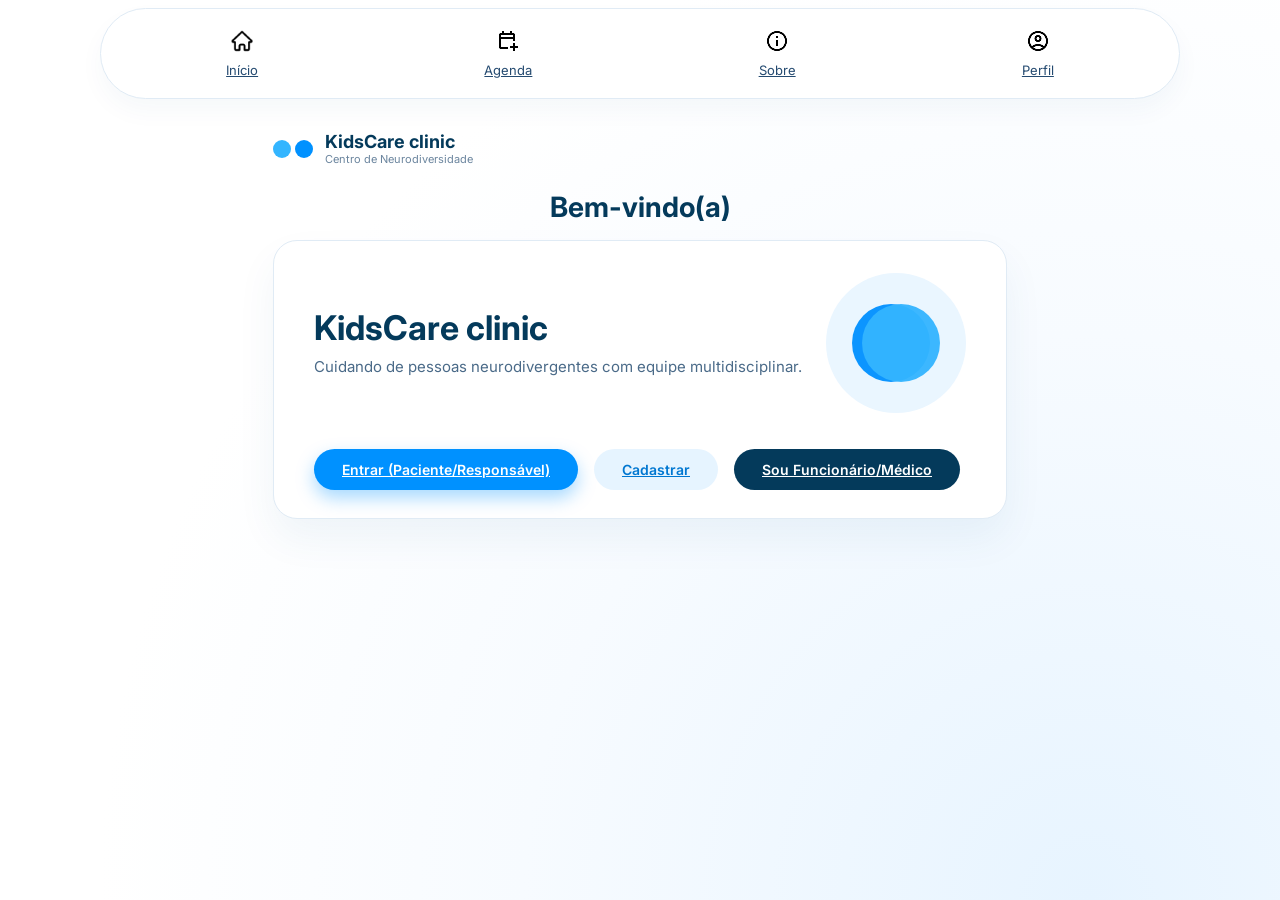
<file: index.html>
<!DOCTYPE html>
<html lang="pt-BR">
<head>
  <meta charset="UTF-8">
  <title>KidsCare clinic - Bem-vindo(a)</title>
  <meta name="viewport" content="width=device-width, initial-scale=1.0">
  <!-- Fonte Google (opcional) -->
  <link rel="preconnect" href="https://fonts.googleapis.com">
  <link rel="preconnect" href="https://fonts.gstatic.com" crossorigin>
  <link href="https://fonts.googleapis.com/css2?family=Inter:wght@300;400;500;600;700&display=swap" rel="stylesheet">
  <link rel="stylesheet" href="css/styles.css">
</head>
<body>
  <div class="app">
    <!-- Barra de navegação superior -->
    <header class="topbar">
      <div class="topbar-inner">
                <nav class="topbar-menu">
          <a class="topbar-item" href="index.html">
            <span class="topbar-icon">
              <img src="img/botao-de-inicio.png" alt="Logo" style="width: 24px; height: 24px;">
            </span>
            <span class="topbar-label">Início</span>
          </a>
          <a class="topbar-item" href="agendamentos.html">
            <span class="topbar-icon">
              <img src="img/calendar.png" style="width: 24px; height: 24px;">
            </span>
            <span class="topbar-label">Agenda</span>
          </a>
          <a class="topbar-item" href="inicio-clinica.html">
            <span class="topbar-icon">
              <img src="img/info.png" style="width: 24px; height: 24px;">
            </span>
            <span class="topbar-label">Sobre</span>
          </a>
          <a class="topbar-item" href="login-paciente.html">
            <span class="topbar-icon">
              <img src="img/user.png" style="width: 24px; height: 24px;">
            </span>
            <span class="topbar-label">Perfil</span>
          </a>
        </nav>
      </div>
    </header>

    <main class="content">
      <!-- Logo e título da clínica -->
      <section class="logo-row">
        <div class="logo-wrapper">
          <div class="logo-mark">
            <span class="circle circle-left"></span>
            <span class="circle circle-right"></span>
          </div>
          <div class="logo-text">
            <span class="logo-title">KidsCare clinic</span>
            <span class="logo-subtitle">Centro de Neurodiversidade</span>
          </div>
        </div>
      </section>

      <!-- Título de boas-vindas -->
      <section class="welcome-row">
        <h1 class="welcome-title">Bem-vindo(a)</h1>
      </section>

      <!-- Card principal -->
      <section class="hero-card">
        <div class="hero-header">
          <div class="hero-text">
            <h2 class="hero-title">KidsCare clinic</h2>
            <p class="hero-subtitle">
              Cuidando de pessoas neurodivergentes com equipe multidisciplinar.
            </p>
          </div>
          <div class="hero-graphic">
            <div class="graphic-outer-circle">
              <span class="graphic-circle graphic-circle-left"></span>
              <span class="graphic-circle graphic-circle-right"></span>
            </div>
          </div>
        </div>

        <div class="hero-actions">
          <a class="btn btn-primary" href="login-paciente.html">
            Entrar (Paciente/Responsável)
          </a>
          <a class="btn btn-secondary" href="cadastro.html">
            Cadastrar
          </a>
          <a class="btn btn-dark" href="acesso-profissional.html">
            Sou Funcionário/Médico
          </a>
        </div>
      </section>
    </main>
  </div>
</body>
</html>
</file>
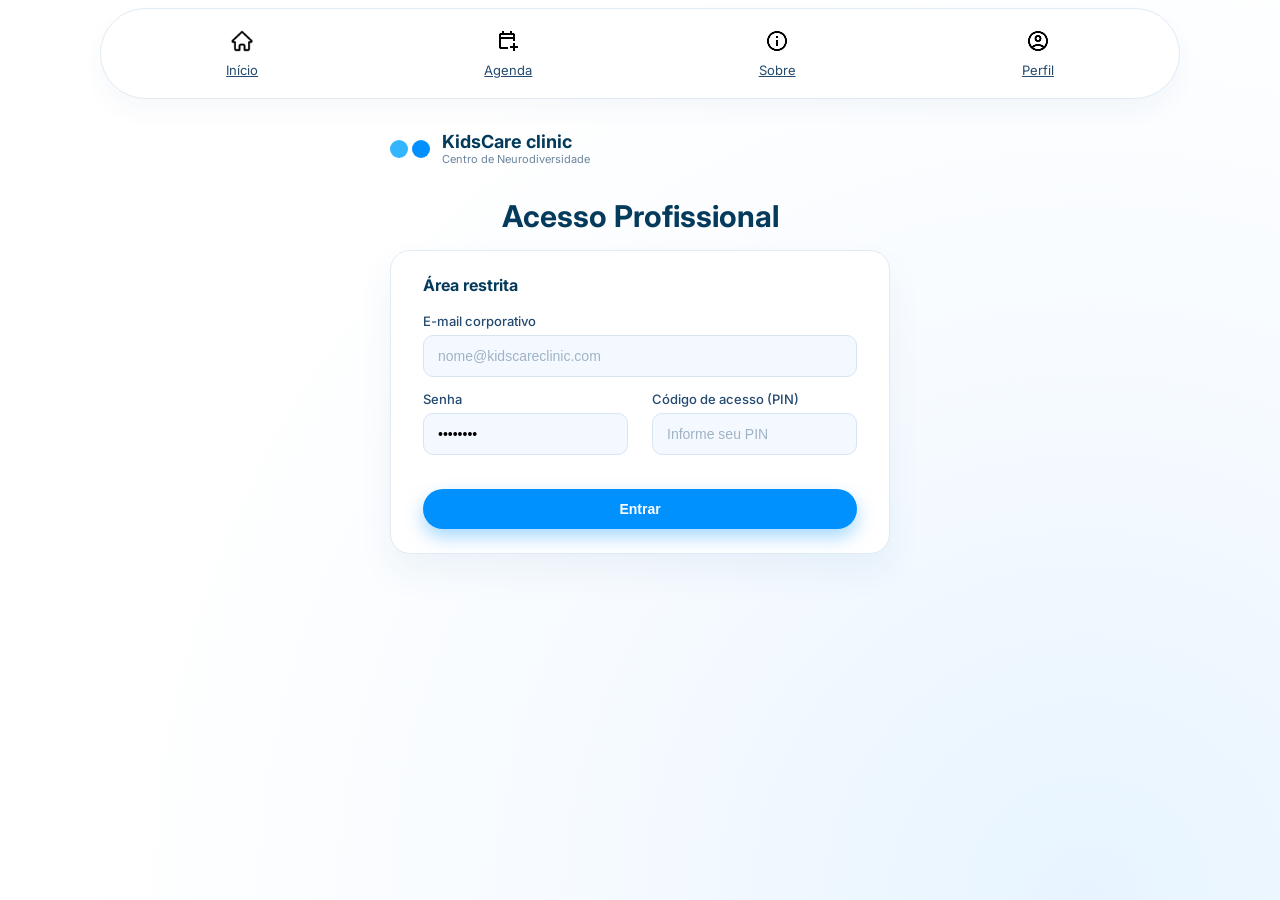
<file: acesso-profissional.html>
<!DOCTYPE html>
<html lang="pt-BR">
<head>
  <meta charset="UTF-8">
  <title>KidsCare clinic - Acesso Profissional</title>
  <meta name="viewport" content="width=device-width, initial-scale=1.0">
  <link rel="preconnect" href="https://fonts.googleapis.com">
  <link rel="preconnect" href="https://fonts.gstatic.com" crossorigin>
  <link href="https://fonts.googleapis.com/css2?family=Inter:wght@300;400;500;600;700&display=swap" rel="stylesheet">
  <link rel="stylesheet" href="css/styles.css">
</head>
<body>
  <div class="app">
    <!-- Barra de navegação superior -->
    <header class="topbar">
      <div class="topbar-inner">
                <nav class="topbar-menu">
          <a class="topbar-item" href="index.html">
            <span class="topbar-icon">
              <img src="img/botao-de-inicio.png" alt="Logo" style="width: 24px; height: 24px;">
            </span>
            <span class="topbar-label">Início</span>
          </a>
          <a class="topbar-item" href="agendamentos.html">
            <span class="topbar-icon">
              <img src="img/calendar.png" style="width: 24px; height: 24px;">
            </span>
            <span class="topbar-label">Agenda</span>
          </a>
          <a class="topbar-item" href="inicio-clinica.html">
            <span class="topbar-icon">
              <img src="img/info.png" style="width: 24px; height: 24px;">
            </span>
            <span class="topbar-label">Sobre</span>
          </a>
          <a class="topbar-item" href="login-paciente.html">
            <span class="topbar-icon">
              <img src="img/user.png" style="width: 24px; height: 24px;">
            </span>
            <span class="topbar-label">Perfil</span>
          </a>
        </nav>
      </div>
    </header>

    <main class="content">
      <!-- Logo -->
      <section class="logo-row">
        <div class="logo-wrapper">
          <div class="logo-mark">
            <span class="circle circle-left"></span>
            <span class="circle circle-right"></span>
          </div>
          <div class="logo-text">
            <span class="logo-title">KidsCare clinic</span>
            <span class="logo-subtitle">Centro de Neurodiversidade</span>
          </div>
        </div>
      </section>

      <!-- Título da página -->
      <section class="page-title-row">
        <h1 class="page-title">Acesso Profissional</h1>
      </section>

      <!-- Card de acesso profissional -->
      <section class="pro-wrapper">
        <div class="pro-card">
          <div class="pro-card-header">
            <h2 class="pro-card-title">Área restrita</h2>
          </div>

          <form action="agendamentos.html" method="get">
            <div class="form-group">
              <label for="emailCorporativo" class="form-label">E-mail corporativo</label>
              <input
                id="emailCorporativo"
                name="emailCorporativo"
                type="email"
                class="form-control"
                placeholder="nome@kidscareclinic.com" />
            </div>

            <div class="pro-grid">
              <div class="form-group">
                <label for="senha" class="form-label">Senha</label>
                <input
                  id="senha"
                  name="senha"
                  type="password"
                  class="form-control"
                  value="********" />
              </div>

              <div class="form-group">
                <label for="pin" class="form-label">Código de acesso (PIN)</label>
                <input
                  id="pin"
                  name="pin"
                  type="text"
                  class="form-control"
                  placeholder="Informe seu PIN" />
              </div>
            </div>

            <div class="pro-actions">
              <button type="submit" class="btn btn-primary btn-block">
                Entrar
              </button>
            </div>
          </form>
        </div>
      </section>
    </main>
  </div>
</body>
</html>
</file>
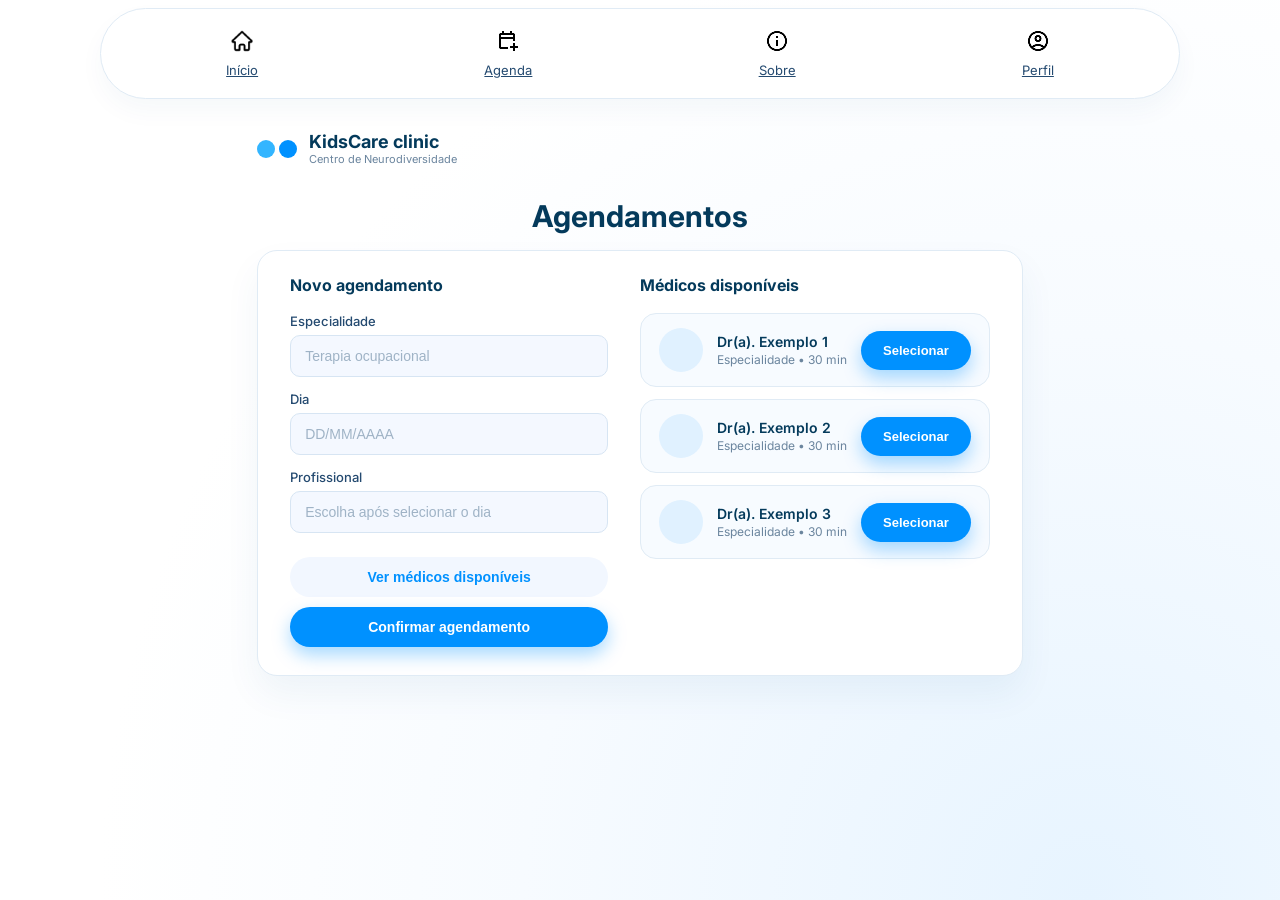
<file: agendamentos.html>
<!DOCTYPE html>
<html lang="pt-BR">
<head>
  <meta charset="UTF-8">
  <title>KidsCare clinic - Agendamentos</title>
  <meta name="viewport" content="width=device-width, initial-scale=1.0">
  <link rel="preconnect" href="https://fonts.googleapis.com">
  <link rel="preconnect" href="https://fonts.gstatic.com" crossorigin>
  <link href="https://fonts.googleapis.com/css2?family=Inter:wght@300;400;500;600;700&display=swap" rel="stylesheet">
  <link rel="stylesheet" href="css/styles.css">
</head>
<body>
  <div class="app">
    <!-- Barra de navegação superior -->
    <header class="topbar">
      <div class="topbar-inner">
                <nav class="topbar-menu">
          <a class="topbar-item" href="index.html">
            <span class="topbar-icon">
              <img src="img/botao-de-inicio.png" alt="Logo" style="width: 24px; height: 24px;">
            </span>
            <span class="topbar-label">Início</span>
          </a>
          <a class="topbar-item" href="agendamentos.html">
            <span class="topbar-icon">
              <img src="img/calendar.png" style="width: 24px; height: 24px;">
            </span>
            <span class="topbar-label">Agenda</span>
          </a>
          <a class="topbar-item" href="inicio-clinica.html">
            <span class="topbar-icon">
              <img src="img/info.png" style="width: 24px; height: 24px;">
            </span>
            <span class="topbar-label">Sobre</span>
          </a>
          <a class="topbar-item" href="login-paciente.html">
            <span class="topbar-icon">
              <img src="img/user.png" style="width: 24px; height: 24px;">
            </span>
            <span class="topbar-label">Perfil</span>
          </a>
        </nav>
      </div>
    </header>

    <main class="content">
      <!-- Logo -->
      <section class="logo-row">
        <div class="logo-wrapper">
          <div class="logo-mark">
            <span class="circle circle-left"></span>
            <span class="circle circle-right"></span>
          </div>
          <div class="logo-text">
            <span class="logo-title">KidsCare clinic</span>
            <span class="logo-subtitle">Centro de Neurodiversidade</span>
          </div>
        </div>
      </section>

      <!-- Título da página -->
      <section class="page-title-row">
        <h1 class="page-title">Agendamentos</h1>
      </section>

      <!-- Card principal de agendamentos -->
      <section class="appointments-wrapper">
        <div class="appointments-card">
          <div class="appointments-grid">
            <!-- Coluna: Novo agendamento -->
            <div class="booking-column">
              <h2 class="card-section-title">Novo agendamento</h2>

              <div class="form-group">
                <label for="especialidade" class="form-label">Especialidade</label>
                <input
                  id="especialidade"
                  name="especialidade"
                  type="text"
                  class="form-control"
                  placeholder="Terapia ocupacional" />
              </div>

              <div class="form-group">
                <label for="dia" class="form-label">Dia</label>
                <input
                  id="dia"
                  name="dia"
                  type="text"
                  class="form-control"
                  placeholder="DD/MM/AAAA" />
              </div>

              <div class="form-group">
                <label for="profissional" class="form-label">Profissional</label>
                <input
                  id="profissional"
                  name="profissional"
                  type="text"
                  class="form-control"
                  placeholder="Escolha após selecionar o dia" />
              </div>

              <div class="appointments-spacer"></div>

              <button type="button" class="btn btn-ghost btn-block">
                Ver médicos disponíveis
              </button>

              <div class="appointments-spacer"></div>

              <button type="button" class="btn btn-primary btn-block">
                Confirmar agendamento
              </button>
            </div>

            <!-- Coluna: Médicos disponíveis -->
            <div class="doctors-column">
              <h2 class="card-section-title">Médicos disponíveis</h2>

              <div class="doctor-list">
                <article class="doctor-item">
                  <div class="doctor-avatar"></div>
                  <div class="doctor-info">
                    <div class="doctor-name">Dr(a). Exemplo 1</div>
                    <div class="doctor-meta">Especialidade • 30 min</div>
                  </div>
                  <button type="button" class="btn btn-primary doctor-select-btn">
                    Selecionar
                  </button>
                </article>

                <article class="doctor-item">
                  <div class="doctor-avatar"></div>
                  <div class="doctor-info">
                    <div class="doctor-name">Dr(a). Exemplo 2</div>
                    <div class="doctor-meta">Especialidade • 30 min</div>
                  </div>
                  <button type="button" class="btn btn-primary doctor-select-btn">
                    Selecionar
                  </button>
                </article>

                <article class="doctor-item">
                  <div class="doctor-avatar"></div>
                  <div class="doctor-info">
                    <div class="doctor-name">Dr(a). Exemplo 3</div>
                    <div class="doctor-meta">Especialidade • 30 min</div>
                  </div>
                  <button type="button" class="btn btn-primary doctor-select-btn">
                    Selecionar
                  </button>
                </article>
              </div>
            </div>
          </div>
        </div>
      </section>
    </main>
  </div>
</body>
</html>
</file>
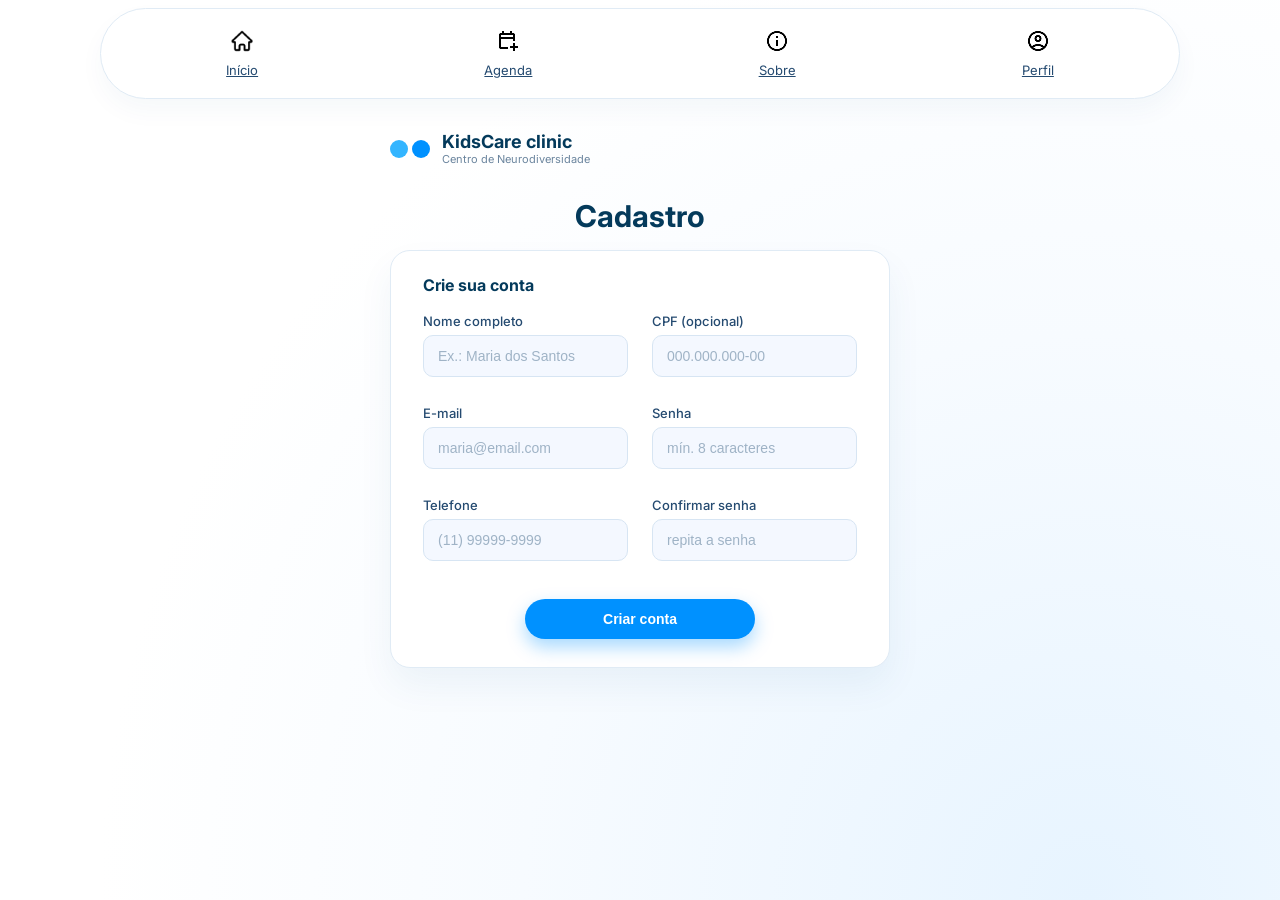
<file: cadastro.html>
<!DOCTYPE html>
<html lang="pt-BR">
<head>
  <meta charset="UTF-8">
  <title>KidsCare clinic - Cadastro</title>
  <meta name="viewport" content="width=device-width, initial-scale=1.0">
  <link rel="preconnect" href="https://fonts.googleapis.com">
  <link rel="preconnect" href="https://fonts.gstatic.com" crossorigin>
  <link href="https://fonts.googleapis.com/css2?family=Inter:wght@300;400;500;600;700&display=swap" rel="stylesheet">
  <link rel="stylesheet" href="css/styles.css">
</head>
<body>
  <div class="app">
    <!-- Barra de navegação superior -->
    <header class="topbar">
      <div class="topbar-inner">
                <nav class="topbar-menu">
          <a class="topbar-item" href="index.html">
            <span class="topbar-icon">
              <img src="img/botao-de-inicio.png" alt="Logo" style="width: 24px; height: 24px;">
            </span>
            <span class="topbar-label">Início</span>
          </a>
          <a class="topbar-item" href="agendamentos.html">
            <span class="topbar-icon">
              <img src="img/calendar.png" style="width: 24px; height: 24px;">
            </span>
            <span class="topbar-label">Agenda</span>
          </a>
          <a class="topbar-item" href="inicio-clinica.html">
            <span class="topbar-icon">
              <img src="img/info.png" style="width: 24px; height: 24px;">
            </span>
            <span class="topbar-label">Sobre</span>
          </a>
          <a class="topbar-item" href="login-paciente.html">
            <span class="topbar-icon">
              <img src="img/user.png" style="width: 24px; height: 24px;">
            </span>
            <span class="topbar-label">Perfil</span>
          </a>
        </nav>
      </div>
    </header>

    <main class="content">
      <!-- Logo -->
      <section class="logo-row">
        <div class="logo-wrapper">
          <div class="logo-mark">
            <span class="circle circle-left"></span>
            <span class="circle circle-right"></span>
          </div>
          <div class="logo-text">
            <span class="logo-title">KidsCare clinic</span>
            <span class="logo-subtitle">Centro de Neurodiversidade</span>
          </div>
        </div>
      </section>

      <!-- Título da página -->
      <section class="page-title-row">
        <h1 class="page-title">Cadastro</h1>
      </section>

      <!-- Card de cadastro -->
      <section class="signup-wrapper">
        <div class="signup-card">
          <div class="signup-card-header">
            <h2 class="signup-card-title">Crie sua conta</h2>
          </div>

          <form action="login-paciente.html" method="get">
            <div class="signup-grid">
              <div class="form-group">
                <label for="nomeCompleto" class="form-label">Nome completo</label>
                <input
                  id="nomeCompleto"
                  name="nomeCompleto"
                  type="text"
                  class="form-control"
                  placeholder="Ex.: Maria dos Santos" />
              </div>

              <div class="form-group">
                <label for="cpf" class="form-label">CPF (opcional)</label>
                <input
                  id="cpf"
                  name="cpf"
                  type="text"
                  class="form-control"
                  placeholder="000.000.000-00" />
              </div>

              <div class="form-group">
                <label for="email" class="form-label">E-mail</label>
                <input
                  id="email"
                  name="email"
                  type="email"
                  class="form-control"
                  placeholder="maria@email.com" />
              </div>

              <div class="form-group">
                <label for="senha" class="form-label">Senha</label>
                <input
                  id="senha"
                  name="senha"
                  type="password"
                  class="form-control"
                  placeholder="mín. 8 caracteres" />
              </div>

              <div class="form-group">
                <label for="telefone" class="form-label">Telefone</label>
                <input
                  id="telefone"
                  name="telefone"
                  type="tel"
                  class="form-control"
                  placeholder="(11) 99999-9999" />
              </div>

              <div class="form-group">
                <label for="confirmarSenha" class="form-label">Confirmar senha</label>
                <input
                  id="confirmarSenha"
                  name="confirmarSenha"
                  type="password"
                  class="form-control"
                  placeholder="repita a senha" />
              </div>
            </div>

            <div class="signup-actions">
              <button type="submit" class="btn btn-primary">
                Criar conta
              </button>
            </div>
          </form>
        </div>
      </section>
    </main>
  </div>
</body>
</html>
</file>
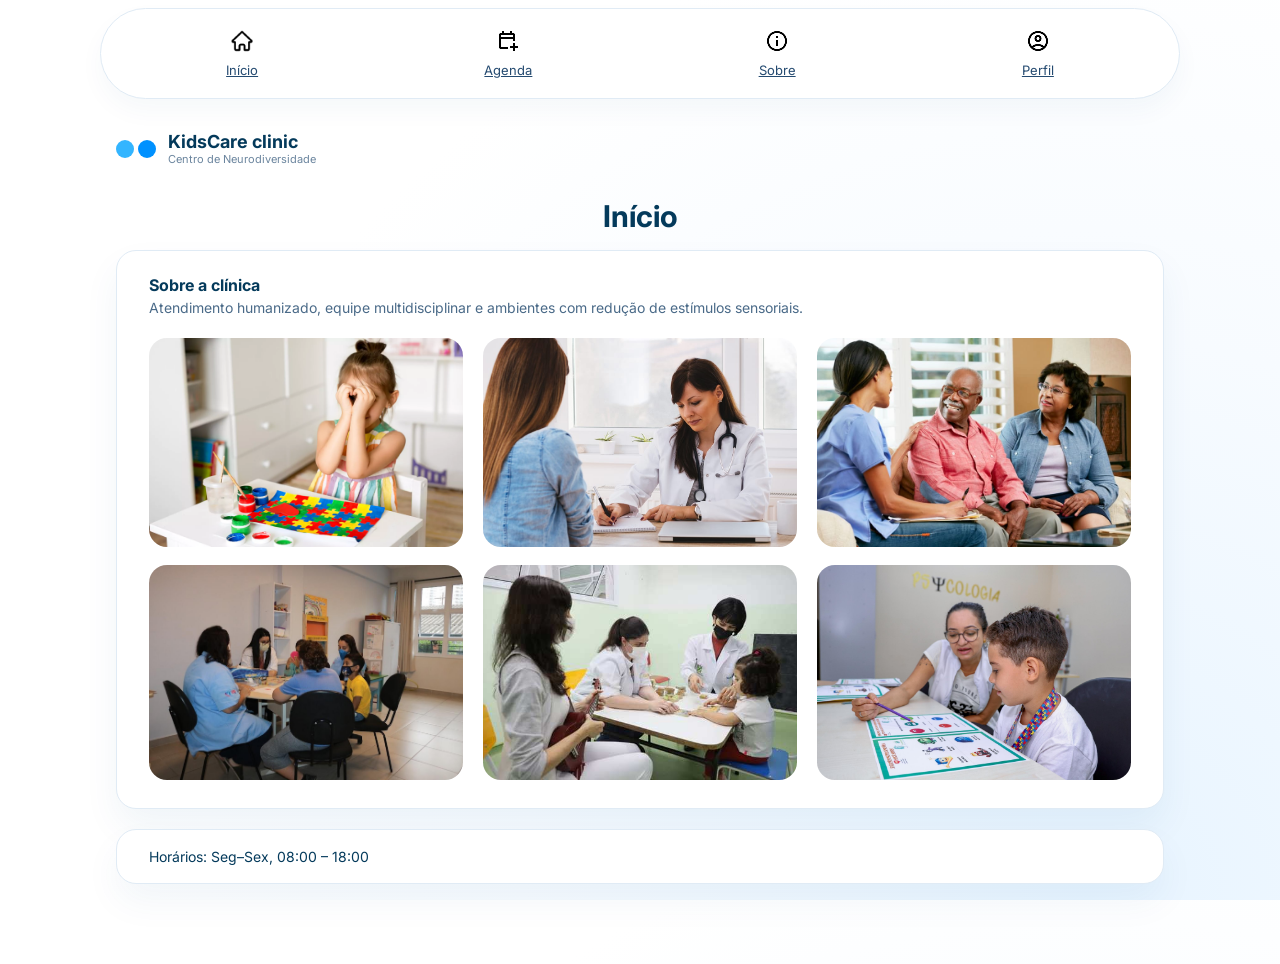
<file: inicio-clinica.html>
<!DOCTYPE html>
<html lang="pt-BR">
<head>
  <meta charset="UTF-8">
  <title>KidsCare clinic - Início</title>
  <meta name="viewport" content="width=device-width, initial-scale=1.0">
  <link rel="preconnect" href="https://fonts.googleapis.com">
  <link rel="preconnect" href="https://fonts.gstatic.com" crossorigin>
  <link href="https://fonts.googleapis.com/css2?family=Inter:wght@300;400;500;600;700&display=swap" rel="stylesheet">
  <link rel="stylesheet" href="css/styles.css">
</head>
<body>
  <div class="app">
    <!-- Barra de navegação superior -->
    <header class="topbar">
      <div class="topbar-inner">
                <nav class="topbar-menu">
          <a class="topbar-item" href="index.html">
            <span class="topbar-icon">
              <img src="img/botao-de-inicio.png" alt="Logo" style="width: 24px; height: 24px;">
            </span>
            <span class="topbar-label">Início</span>
          </a>
          <a class="topbar-item" href="agendamentos.html">
            <span class="topbar-icon">
              <img src="img/calendar.png" style="width: 24px; height: 24px;">
            </span>
            <span class="topbar-label">Agenda</span>
          </a>
          <a class="topbar-item" href="inicio-clinica.html">
            <span class="topbar-icon">
              <img src="img/info.png" style="width: 24px; height: 24px;">
            </span>
            <span class="topbar-label">Sobre</span>
          </a>
          <a class="topbar-item" href="login-paciente.html">
            <span class="topbar-icon">
              <img src="img/user.png" style="width: 24px; height: 24px;">
            </span>
            <span class="topbar-label">Perfil</span>
          </a>
        </nav>
      </div>
    </header>

    <main class="content">
      <!-- Logo -->
      <section class="logo-row">
        <div class="logo-wrapper">
          <div class="logo-mark">
            <span class="circle circle-left"></span>
            <span class="circle circle-right"></span>
          </div>
          <div class="logo-text">
            <span class="logo-title">KidsCare clinic</span>
            <span class="logo-subtitle">Centro de Neurodiversidade</span>
          </div>
        </div>
      </section>

      <!-- Título da página -->
      <section class="page-title-row">
        <h1 class="page-title">Início</h1>
      </section>

      <section class="about-wrapper">
        <!-- Card Sobre a clínica -->
        <div class="about-card">
          <div class="about-header">
            <h2 class="about-title">Sobre a clínica</h2>
            <p class="about-text">
              Atendimento humanizado, equipe multidisciplinar e ambientes com redução de estímulos sensoriais.
            </p>
          </div>

          <div class="about-grid">
            <div class="about-photo">
              <img src="img/clinica-foto-1.png" alt="Atendimento clínico" />
            </div>
            <div class="about-photo">
              <img src="img/clinica-foto-2.png" alt="Profissional acolhendo família" />
            </div>
            <div class="about-photo">
              <img src="img/clinica-foto-3.png" alt="Atendimento em grupo com crianças" />
            </div>
            <div class="about-photo">
              <img src="img/clinica-foto-4.png" alt="Equipe multidisciplinar em atividade" />
            </div>
            <div class="about-photo">
              <img src="img/clinica-foto-5.png" alt="Terapia com instrumentos musicais" />
            </div>
            <div class="about-photo">
              <img src="img/clinica-foto-6.png" alt="Atendimento psicológico infantil" />
            </div>
          </div>
        </div>

        <!-- Card de horários -->
        <div class="schedule-card">
          Horários: Seg–Sex, 08:00 – 18:00
        </div>
      </section>
    </main>
  </div>
</body>
</html>
</file>
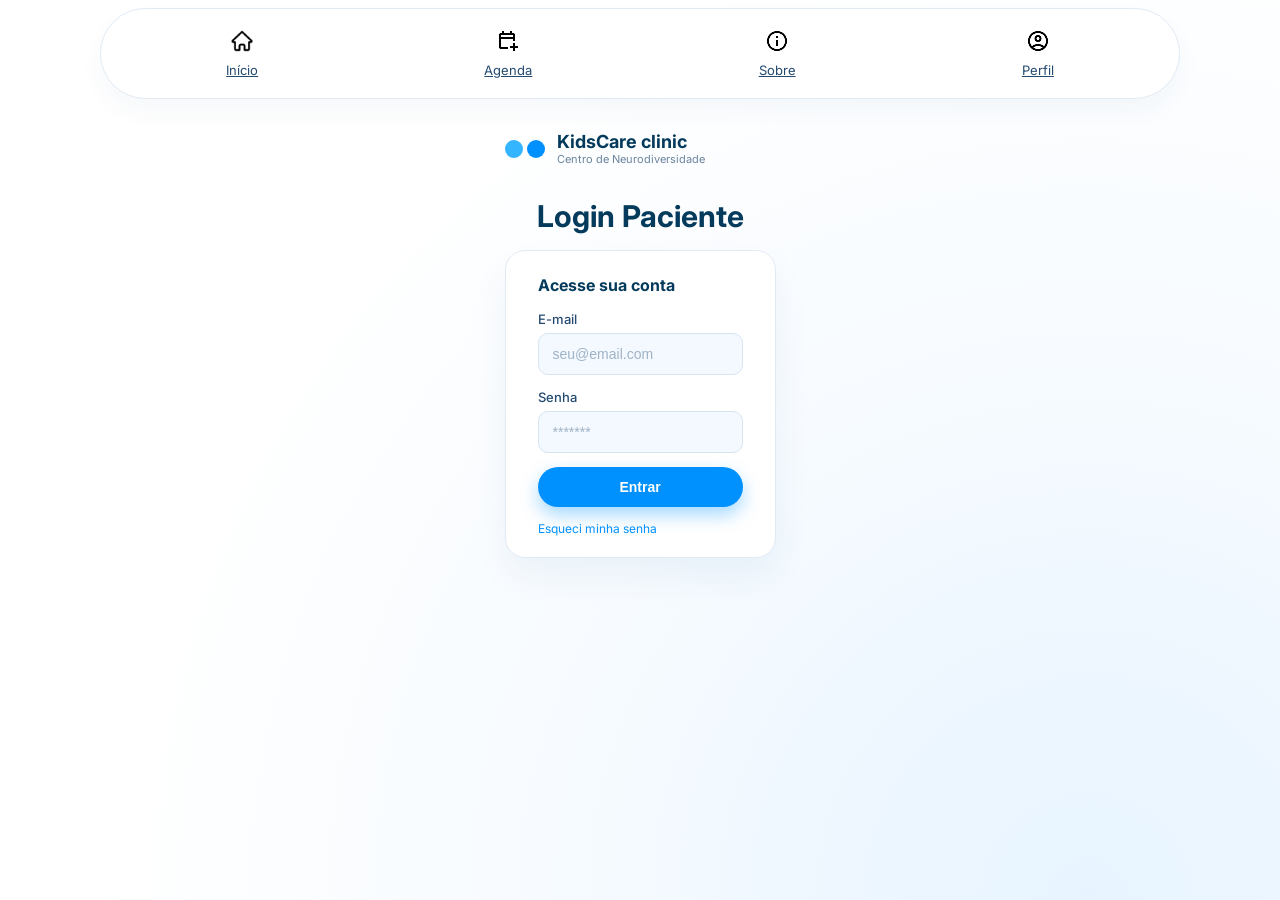
<file: login-paciente.html>
<!DOCTYPE html>
<html lang="pt-BR">
<head>
  <meta charset="UTF-8">
  <title>KidsCare clinic - Login Paciente</title>
  <meta name="viewport" content="width=device-width, initial-scale=1.0">
  <link rel="preconnect" href="https://fonts.googleapis.com">
  <link rel="preconnect" href="https://fonts.gstatic.com" crossorigin>
  <link href="https://fonts.googleapis.com/css2?family=Inter:wght@300;400;500;600;700&display=swap" rel="stylesheet">
  <link rel="stylesheet" href="css/styles.css">
</head>
<body>
  <div class="app">
    <!-- Barra de navegação superior -->
    <header class="topbar">
      <div class="topbar-inner">
                <nav class="topbar-menu">
          <a class="topbar-item" href="index.html">
            <span class="topbar-icon">
              <img src="img/botao-de-inicio.png" alt="Logo" style="width: 24px; height: 24px;">
            </span>
            <span class="topbar-label">Início</span>
          </a>
          <a class="topbar-item" href="agendamentos.html">
            <span class="topbar-icon">
              <img src="img/calendar.png" style="width: 24px; height: 24px;">
            </span>
            <span class="topbar-label">Agenda</span>
          </a>
          <a class="topbar-item" href="inicio-clinica.html">
            <span class="topbar-icon">
              <img src="img/info.png" style="width: 24px; height: 24px;">
            </span>
            <span class="topbar-label">Sobre</span>
          </a>
          <a class="topbar-item" href="login-paciente.html">
            <span class="topbar-icon">
              <img src="img/user.png" style="width: 24px; height: 24px;">
            </span>
            <span class="topbar-label">Perfil</span>
          </a>
        </nav>
      </div>
    </header>

    <main class="content">
      <!-- Logo -->
      <section class="logo-row">
        <div class="logo-wrapper">
          <div class="logo-mark">
            <span class="circle circle-left"></span>
            <span class="circle circle-right"></span>
          </div>
          <div class="logo-text">
            <span class="logo-title">KidsCare clinic</span>
            <span class="logo-subtitle">Centro de Neurodiversidade</span>
          </div>
        </div>
      </section>

      <!-- Título da página -->
      <section class="page-title-row">
        <h1 class="page-title">Login Paciente</h1>
      </section>

      <!-- Card de login -->
      <section class="login-wrapper">
        <div class="login-card">
          <div class="login-card-header">
            <h2 class="login-card-title">Acesse sua conta</h2>
          </div>

          <form action="inicio-clinica.html" method="get">
            <div class="form-group">
              <label for="email" class="form-label">E-mail</label>
              <input
                id="email"
                name="email"
                type="email"
                class="form-control"
                placeholder="seu@email.com" />
            </div>

            <div class="form-group">
              <label for="senha" class="form-label">Senha</label>
              <input
                id="senha"
                name="senha"
                type="password"
                class="form-control"
                placeholder="*******"/>
            </div>

            <button type="submit" class="btn btn-primary btn-block">
              Entrar
            </button>

            <div class="login-footer">
              <a href="#">Esqueci minha senha</a>
            </div>
          </form>
        </div>
      </section>
    </main>
  </div>
</body>
</html>
</file>
<file: css/styles.css>
/* ==========================================================================
   Layout base
   ========================================================================== */
*,
*::before,
*::after {
  box-sizing: border-box;
}

html, body {
  height: 100%;
}

body {
  margin: 0;
  font-family: 'Inter', system-ui, -apple-system, BlinkMacSystemFont, 'Segoe UI', sans-serif;
  background:
    radial-gradient(circle at 85% 100%, #e7f4ff 0, #f7fbff 40%, #ffffff 70%);
  color: #043a5b;
}

.app {
  min-height: 100vh;
  display: flex;
  flex-direction: column;
}

/* ==========================================================================
   Topbar
   ========================================================================== */

.topbar {
  width: 100%;
  padding: 8px 16px 0;
}

.topbar-inner {
  max-width: 1080px;
  margin: 0 auto;
  background-color: #ffffff;
  border-radius: 999px;
  border: 1px solid #e0ebf5;
  box-shadow: 0 12px 24px rgba(16, 82, 132, 0.04);
}

.topbar-menu {
  display: flex;
  align-items: center;
  justify-content: space-around;
  padding: 12px 24px;
  gap: 24px;
}

.topbar-item {
  border: none;
  background: transparent;
  cursor: pointer;
  display: flex;
  flex-direction: column;
  align-items: center;
  gap: 4px;
  padding: 8px 16px;
  border-radius: 999px;
  font-size: 13px;
  color: #244a70;
  transition: background 0.2s ease, color 0.2s ease, transform 0.1s ease;
}

.topbar-icon {
  font-size: 20px;
}

.topbar-item:hover {
  background-color: #f1f7ff;
  transform: translateY(-1px);
}

.topbar-item.active {
  color: #0091ff;
}

/* ==========================================================================
   Conteúdo principal
   ========================================================================== */

.content {
  max-width: 1080px;
  margin: 24px auto 40px;
  padding: 0 16px 40px;
}

.logo-row {
  margin-top: 8px;
}

.logo-wrapper {
  display: inline-flex;
  align-items: center;
  gap: 12px;
}

.logo-mark {
  position: relative;
  width: 40px;
  height: 24px;
}

.circle {
  position: absolute;
  top: 50%;
  transform: translateY(-50%);
  width: 18px;
  height: 18px;
  border-radius: 999px;
}

.circle-left {
  left: 0;
  background-color: #33b5ff;
}

.circle-right {
  right: 0;
  background-color: #0091ff;
}

.logo-text {
  display: flex;
  flex-direction: column;
  justify-content: center;
}

.logo-title {
  font-size: 18px;
  font-weight: 700;
  color: #043a5b;
}

.logo-subtitle {
  font-size: 11px;
  color: #6b859e;
}

/* Boas-vindas */

.welcome-row {
  margin: 24px 0 16px;
  text-align: center;
}

.welcome-title {
  margin: 0;
  font-size: 28px;
  color: #043a5b;
  font-weight: 700;
}

/* ==========================================================================
   Card principal
   ========================================================================== */

.hero-card {
  background-color: #ffffff;
  border-radius: 24px;
  border: 1px solid #e0ebf5;
  box-shadow: 0 20px 40px rgba(11, 77, 128, 0.06);
  padding: 32px 40px 28px;
  display: flex;
  flex-direction: column;
  gap: 36px;
}

.hero-header {
  display: flex;
  align-items: center;
  justify-content: space-between;
  gap: 24px;
}

.hero-text {
  max-width: 520px;
}

.hero-title {
  margin: 0 0 8px;
  font-size: 34px;
  color: #043a5b;
}

.hero-subtitle {
  margin: 0;
  font-size: 15px;
  line-height: 1.5;
  color: #4a6a88;
}

.hero-graphic {
  flex: 0 0 auto;
}

.graphic-outer-circle {
  position: relative;
  width: 140px;
  height: 140px;
  border-radius: 999px;
  background-color: #eaf6ff;
  display: flex;
  align-items: center;
  justify-content: center;
}

.graphic-circle {
  position: absolute;
  width: 78px;
  height: 78px;
  border-radius: 999px;
  opacity: 0.95;
}

.graphic-circle-left {
  left: 26px;
  background-color: #0091ff;
}

.graphic-circle-right {
  right: 26px;
  background-color: #33b5ff;
}

/* Botões */

.hero-actions {
  display: flex;
  flex-wrap: wrap;
  gap: 16px;
}

.btn {
  border-radius: 999px;
  padding: 12px 28px;
  font-size: 14px;
  font-weight: 600;
  border: none;
  cursor: pointer;
  transition: box-shadow 0.18s ease, transform 0.1s ease, background-color 0.18s ease,
    color 0.18s ease;
  white-space: nowrap;
}

.btn-primary {
  background-color: #0091ff;
  color: #ffffff;
  box-shadow: 0 8px 18px rgba(0, 145, 255, 0.35);
}

.btn-primary:hover {
  background-color: #0077d1;
  transform: translateY(-1px);
  box-shadow: 0 10px 22px rgba(0, 119, 209, 0.38);
}

.btn-secondary {
  background-color: #e6f4ff;
  color: #0077d1;
}

.btn-secondary:hover {
  background-color: #d3ebff;
  transform: translateY(-1px);
}

.btn-dark {
  background-color: #043a5b;
  color: #ffffff;
}

.btn-dark:hover {
  background-color: #02273d;
  transform: translateY(-1px);
}

/* ==========================================================================
   Responsividade
   ========================================================================== */

@media (max-width: 768px) {
  .topbar-inner {
    border-radius: 24px;
  }

  .topbar-menu {
    justify-content: space-between;
    padding-inline: 16px;
  }

  .content {
    margin-top: 16px;
  }

  .hero-card {
    padding: 24px 20px 24px;
  }

  .hero-header {
    flex-direction: column;
    align-items: flex-start;
  }

  .hero-graphic {
    align-self: center;
  }

  .hero-title {
    font-size: 26px;
  }

  .welcome-title {
    font-size: 24px;
  }

  .hero-actions {
    justify-content: center;
  }

  .btn {
    width: 100%;
    text-align: center;
  }
}


/* ==========================================================================
   Página de Login
   ========================================================================== */

.page-title-row {
  margin: 32px 0 16px;
  text-align: center;
}

.page-title {
  margin: 0;
  font-size: 30px;
  font-weight: 700;
  color: #043a5b;
}

.login-wrapper {
  display: flex;
  justify-content: center;
  margin-top: 8px;
}

.login-card {
  width: 100%;
  max-width: 520px;
  background-color: #ffffff;
  border-radius: 20px;
  border: 1px solid #e0ebf5;
  box-shadow: 0 18px 36px rgba(11, 77, 128, 0.06);
  padding: 24px 32px 20px;
}

.login-card-header {
  margin-bottom: 16px;
}

.login-card-title {
  margin: 0;
  font-size: 16px;
  font-weight: 700;
  color: #043a5b;
}

.form-group {
  display: flex;
  flex-direction: column;
  gap: 6px;
  margin-bottom: 14px;
}

.form-label {
  font-size: 13px;
  font-weight: 500;
  color: #244a70;
}

.form-control {
  border-radius: 10px;
  border: 1px solid #d7e5f3;
  background-color: #f4f8ff;
  padding: 12px 14px;
  font-size: 14px;
  outline: none;
  transition: border-color 0.16s ease, box-shadow 0.16s ease, background-color 0.16s ease;
}

.form-control::placeholder {
  color: #9fb3c6;
}

.form-control:focus {
  background-color: #ffffff;
  border-color: #0091ff;
  box-shadow: 0 0 0 2px rgba(0, 145, 255, 0.15);
}

.btn-block {
  width: 100%;
  justify-content: center;
}

.login-footer {
  margin-top: 10px;
}

.login-footer a {
  font-size: 12px;
  color: #0091ff;
  text-decoration: none;
}

.login-footer a:hover {
  text-decoration: underline;
}

@media (max-width: 768px) {
  .page-title-row {
    margin-top: 24px;
  }

  .page-title {
    font-size: 24px;
  }

  .login-card {
    padding-inline: 20px;
  }
}


/* ==========================================================================
   Página de Cadastro
   ========================================================================== */

.signup-wrapper {
  display: flex;
  justify-content: center;
  margin-top: 8px;
}

.signup-card {
  width: 100%;
  max-width: 920px;
  background-color: #ffffff;
  border-radius: 20px;
  border: 1px solid #e0ebf5;
  box-shadow: 0 18px 36px rgba(11, 77, 128, 0.06);
  padding: 24px 32px 28px;
}

.signup-card-header {
  margin-bottom: 18px;
}

.signup-card-title {
  margin: 0;
  font-size: 16px;
  font-weight: 700;
  color: #043a5b;
}

.signup-grid {
  display: grid;
  grid-template-columns: repeat(2, minmax(0, 1fr));
  column-gap: 24px;
  row-gap: 14px;
}

.signup-actions {
  display: flex;
  justify-content: center;
  margin-top: 24px;
}

.signup-actions .btn-primary {
  min-width: 230px;
}

@media (max-width: 900px) {
  .signup-card {
    padding-inline: 22px;
  }

  .signup-grid {
    grid-template-columns: 1fr;
  }
}


/* ==========================================================================
   Página de Acesso Profissional
   ========================================================================== */

.pro-wrapper {
  display: flex;
  justify-content: center;
  margin-top: 8px;
}

.pro-card {
  width: 100%;
  max-width: 820px;
  background-color: #ffffff;
  border-radius: 20px;
  border: 1px solid #e0ebf5;
  box-shadow: 0 18px 36px rgba(11, 77, 128, 0.06);
  padding: 24px 32px 24px;
}

.pro-card-header {
  margin-bottom: 18px;
}

.pro-card-title {
  margin: 0;
  font-size: 16px;
  font-weight: 700;
  color: #043a5b;
}

.pro-grid {
  display: grid;
  grid-template-columns: repeat(2, minmax(0, 1fr));
  column-gap: 24px;
  row-gap: 14px;
}

.pro-actions {
  margin-top: 20px;
}

@media (max-width: 900px) {
  .pro-card {
    padding-inline: 22px;
  }

  .pro-grid {
    grid-template-columns: 1fr;
  }
}


/* ==========================================================================
   Página Início - Sobre a clínica
   ========================================================================== */

.about-wrapper {
  display: flex;
  flex-direction: column;
  gap: 20px;
  margin-top: 8px;
}

.about-card {
  background-color: #ffffff;
  border-radius: 20px;
  border: 1px solid #e0ebf5;
  box-shadow: 0 18px 36px rgba(11, 77, 128, 0.06);
  padding: 24px 32px 28px;
}

.about-header {
  margin-bottom: 18px;
}

.about-title {
  margin: 0 0 4px;
  font-size: 16px;
  font-weight: 700;
  color: #043a5b;
}

.about-text {
  margin: 0;
  font-size: 14px;
  color: #4a6a88;
}

.about-grid {
  margin-top: 22px;
  display: grid;
  grid-template-columns: repeat(3, minmax(0, 1fr));
  column-gap: 20px;
  row-gap: 18px;
}

.about-photo {
  background-color: #e6f4ff;
  border-radius: 18px;
  overflow: hidden;
  display: flex;
  align-items: center;
  justify-content: center;
}

.about-photo img {
  width: 100%;
  height: 100%;
  object-fit: cover;
  display: block;
}

/* Card de horários */

.schedule-card {
  background-color: #ffffff;
  border-radius: 20px;
  border: 1px solid #e0ebf5;
  box-shadow: 0 18px 36px rgba(11, 77, 128, 0.05);
  padding: 18px 32px;
  font-size: 14px;
  color: #043a5b;
}

@media (max-width: 900px) {
  .about-card {
    padding-inline: 22px;
  }

  .about-grid {
    grid-template-columns: repeat(2, minmax(0, 1fr));
  }
}

@media (max-width: 600px) {
  .about-grid {
    grid-template-columns: 1fr;
  }
}


/* ==========================================================================
   Página de Agendamentos
   ========================================================================== */

.appointments-wrapper {
  margin-top: 8px;
}

.appointments-card {
  background-color: #ffffff;
  border-radius: 20px;
  border: 1px solid #e0ebf5;
  box-shadow: 0 18px 36px rgba(11, 77, 128, 0.06);
  padding: 24px 32px 28px;
}

.appointments-grid {
  display: grid;
  grid-template-columns: 1fr 1.1fr;
  column-gap: 32px;
  row-gap: 24px;
}

.booking-column,
.doctors-column {
  display: flex;
  flex-direction: column;
}

.card-section-title {
  margin: 0 0 18px;
  font-size: 16px;
  font-weight: 700;
  color: #043a5b;
}

.card-section-subtitle {
  margin: -12px 0 14px;
  font-size: 13px;
  color: #4a6a88;
}

.appointments-spacer {
  margin-top: 10px;
}

.btn-ghost {
  background-color: #f2f7ff;
  color: #0091ff;
}

.btn-ghost:hover {
  background-color: #e3efff;
}

.doctor-list {
  display: flex;
  flex-direction: column;
  gap: 12px;
}

.doctor-item {
  display: flex;
  align-items: center;
  gap: 14px;
  background-color: #f7fbff;
  border-radius: 16px;
  border: 1px solid #e0ebf5;
  padding: 14px 18px;
}

.doctor-avatar {
  flex: 0 0 auto;
  width: 44px;
  height: 44px;
  border-radius: 50%;
  background-color: #e0f1ff;
}

.doctor-info {
  display: flex;
  flex-direction: column;
  gap: 2px;
}

.doctor-name {
  font-size: 14px;
  font-weight: 600;
  color: #043a5b;
}

.doctor-meta {
  font-size: 12px;
  color: #6b859e;
}

.doctor-select-btn {
  margin-left: auto;
  padding-inline: 22px;
  font-size: 13px;
}

@media (max-width: 900px) {
  .appointments-card {
    padding-inline: 22px;
  }

  .appointments-grid {
    grid-template-columns: 1fr;
  }
}
</file>
